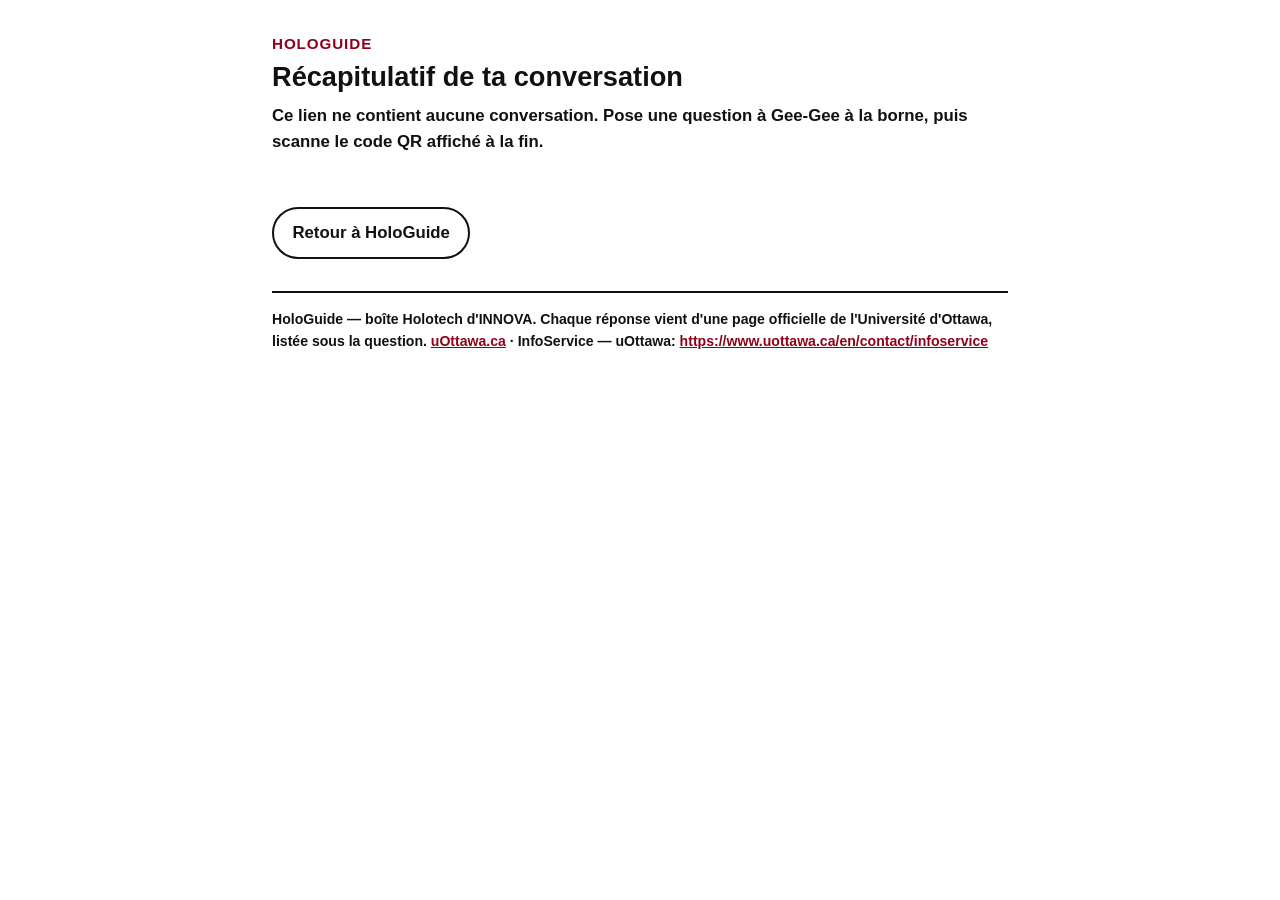
<file: recap.html>
<!doctype html>
<html lang="fr">
<head>
<meta charset="utf-8">
<meta name="viewport" content="width=device-width, initial-scale=1">
<meta name="robots" content="noindex">
<title>HoloGuide · Récapitulatif de ta conversation</title>
<link rel="icon" href="data:,">
<style>
  :root { --accent: #8f001a; --ink: #111; --soft: #f4f2ee; --line: #ddd8d0; --mute: #555; }
  * { box-sizing: border-box; }
  body {
    margin: 0; padding: 2rem 1.2rem 3rem; background: #fff; color: var(--ink);
    font: 1.05rem/1.55 -apple-system, "Segoe UI", Roboto, "Helvetica Neue", Arial, sans-serif; font-weight: 500;
  }
  .doc { max-width: 46rem; margin: 0 auto; }
  .mark { margin: 0; font-weight: 800; font-size: .95rem; letter-spacing: .06em; text-transform: uppercase; color: var(--accent); }
  h1 { margin: .35rem 0 .6rem; font-size: 1.7rem; line-height: 1.2; font-weight: 800; }
  .lead { margin: 0 0 .3rem; font-size: 1.05rem; font-weight: 600; }
  .meta { margin: 0 0 1.6rem; font-size: .9rem; font-weight: 600; color: var(--mute); }
  ol { list-style: none; margin: 0; padding: 0; display: grid; gap: 1rem; }
  ol > li { background: var(--soft); border-radius: 14px; padding: 1rem 1.1rem; }
  .q { margin: 0 0 .5rem; font-size: 1.05rem; font-weight: 800; }
  .a { margin: 0 0 .7rem; }
  .src-label { margin: .2rem 0 .35rem; font-size: .78rem; font-weight: 800; letter-spacing: .04em; text-transform: uppercase; color: var(--accent); }
  .src { list-style: none; margin: 0; padding: 0; display: grid; gap: .2rem; }
  .src a { color: var(--accent); font-weight: 700; text-decoration: underline; text-underline-offset: 2px; word-break: break-word; }
  .bar { display: flex; flex-wrap: wrap; gap: .6rem; margin-top: 1.6rem; }
  .btn {
    appearance: none; border: 2px solid var(--ink); background: #fff; color: var(--ink); font: inherit; font-weight: 800;
    padding: .7rem 1.15rem; border-radius: 999px; text-decoration: none; cursor: pointer;
  }
  .btn.solid { background: var(--accent); border-color: var(--accent); color: #fff; }
  .foot { margin-top: 2rem; padding-top: 1rem; border-top: 2px solid var(--ink); font-size: .88rem; font-weight: 600; }
  .foot a { color: var(--accent); font-weight: 700; word-break: break-word; }
  @media print {
    body { padding: 0; font-size: 11pt; }
    .bar { display: none; }
    ol > li { background: #fff; border: 1px solid var(--line); break-inside: avoid; }
    .src a { color: var(--ink); }
  }
</style>
</head>
<!-- Document remis par le code QR de fin de session : questions, réponses et pages officielles source. -->
<body>
<main class="doc">
  <p class="mark">HoloGuide</p>
  <h1 id="recapTitle">Récapitulatif de ta conversation</h1>
  <p class="lead" id="recapLead"></p>
  <p class="meta" id="recapMeta"></p>
  <ol id="recap"></ol>
  <div class="bar">
    <button class="btn solid" id="printBtn" type="button">Imprimer ou enregistrer en PDF</button>
    <a class="btn" id="backLink" href="index.html">Retour à HoloGuide</a>
  </div>
  <footer class="foot" id="recapFoot"></footer>
</main>
<script type="module" src="js/recap.js"></script>
</body>
</html>
</file>
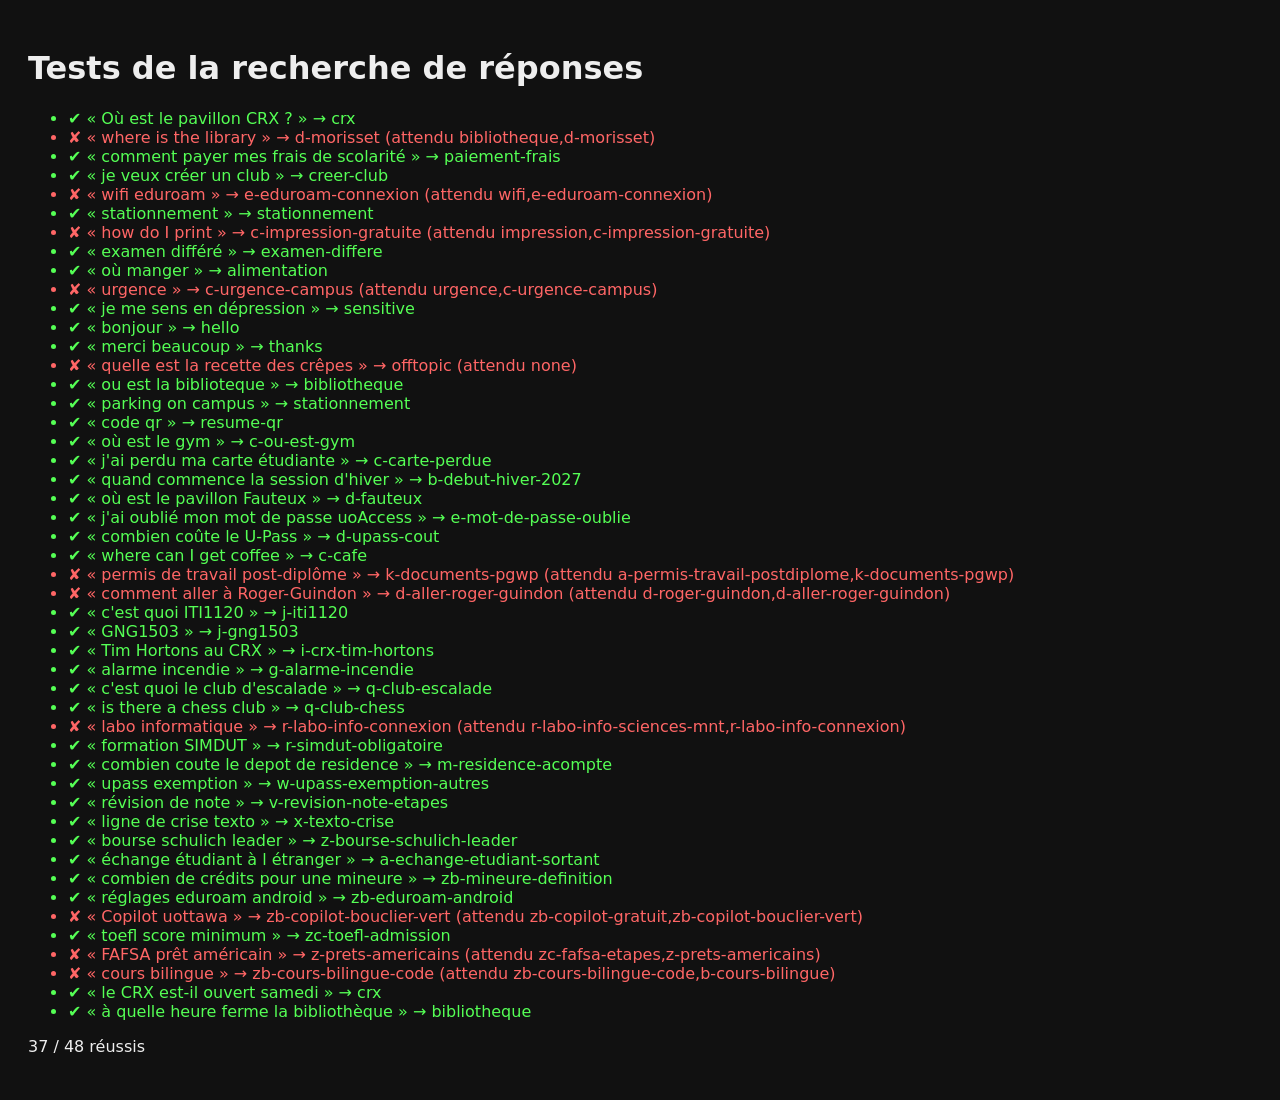
<file: tests.html>
<!doctype html>
<html lang="fr"><head><meta charset="utf-8"><title>Tests HoloGuide</title>
<style>body{font-family:system-ui;background:#111;color:#eee;padding:20px}.ok{color:#5f5}.ko{color:#f66}</style></head>
<body><h1>Tests de la recherche de réponses</h1><ul id="out"></ul><p id="sum"></p>
<script type="module">
import { findAnswer } from './js/search.js';
import { CASES } from './tests/cases.js';
let ok = 0;
for (const [q, want] of CASES) {
  const r = findAnswer(q), got = r.type === 'answer' ? r.entry.id : r.type, pass = got === want; if (pass) ok++;
  document.getElementById('out').insertAdjacentHTML('beforeend', `<li class="${pass ? 'ok' : 'ko'}">${pass ? '✔' : '✘'} « ${q} » → ${got}${pass ? '' : ` (attendu ${want})`}</li>`);
}
document.getElementById('sum').textContent = `${ok} / ${CASES.length} réussis`;
document.title = `${ok}/${CASES.length}`;
</script></body></html>
</file>
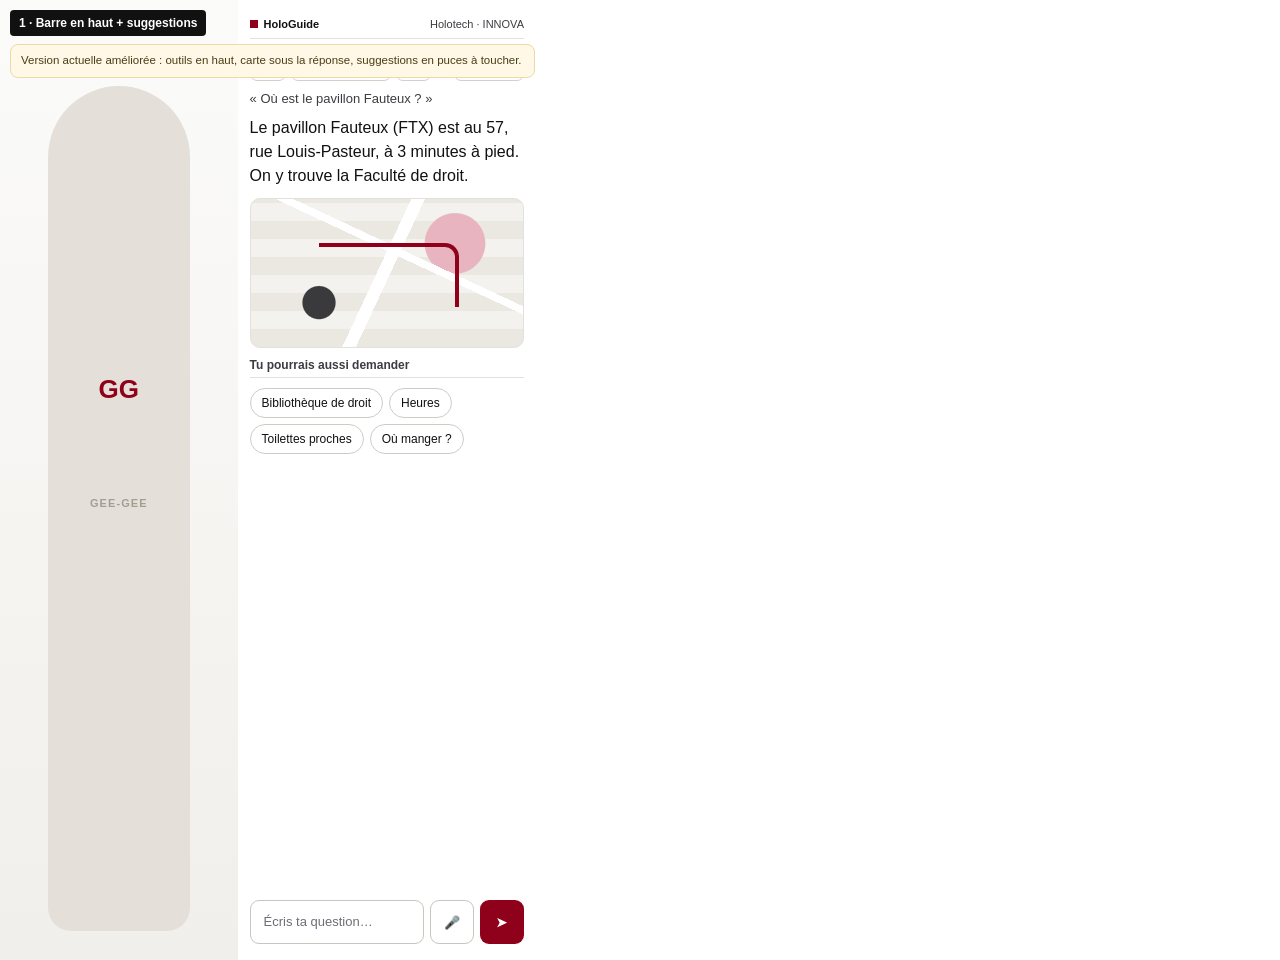
<file: maquettes/arrangements.html>
<!doctype html>
<html lang="fr">
<head>
<meta charset="utf-8">
<meta name="viewport" content="width=540">
<title>Arrangements HoloGuide</title>
<style>
  * { box-sizing: border-box; margin: 0; padding: 0; }
  html, body { width: 540px; height: 960px; overflow: hidden; background: #fff; color: #111113; font-family: "Segoe UI", -apple-system, "Helvetica Neue", Arial, sans-serif; }
  .box { display: grid; grid-template-columns: 44% 56%; height: 100%; position: relative; }
  .gg { position: relative; background: linear-gradient(#fbfbfa, #f1efeb); overflow: hidden; }
  .gg i { position: absolute; left: 20%; right: 20%; top: 9%; bottom: 3%; border-radius: 110px 110px 36px 36px; background: #e4e0d9; }
  .gg i::before { content: "GG"; position: absolute; top: 34%; left: 0; right: 0; text-align: center; font: 800 26px Arial; color: #8f001a; }
  .gg em { position: absolute; left: 0; right: 0; bottom: 47%; text-align: center; font: 600 11px Arial; color: #a49d92; letter-spacing: .1em; font-style: normal; }
  .p { padding: 18px 16px 16px 12px; display: flex; flex-direction: column; min-height: 0; gap: 10px; position: relative; }
  .mast { display: flex; justify-content: space-between; align-items: baseline; font-size: 11px; color: #3c3c41; padding-bottom: 8px; border-bottom: 1px solid #e3e1dd; }
  .mast b { color: #111; } .mast b::before { content: ""; display: inline-block; width: 8px; height: 8px; background: #8f001a; margin-right: 6px; }
  .tb { display: flex; gap: 5px; align-items: center; }
  .t { height: 32px; min-width: 32px; padding: 0 9px; border: 1px solid #d3d0ca; border-radius: 7px; display: inline-flex; align-items: center; justify-content: center; gap: 5px; font-size: 12px; font-weight: 600; background: #fff; }
  .t.on { background: #8f001a; color: #fff; border-color: #8f001a; }
  .grow { flex: 1; }
  .q { font-size: 13px; color: #3c3c41; }
  .a { font-size: 16px; line-height: 1.5; font-weight: 500; }
  .a.sm { font-size: 14px; }
  .h { font-size: 12px; font-weight: 700; color: #3c3c41; padding-bottom: 5px; border-bottom: 1px solid #e3e1dd; }
  .li { display: flex; justify-content: space-between; padding: 9px 0; border-bottom: 1px solid #ece9e4; font-size: 13px; }
  .li::after { content: "›"; color: #6e6e74; }
  .chips { display: flex; flex-wrap: wrap; gap: 6px; } .chip { padding: 7px 11px; border: 1px solid #cfccc6; border-radius: 99px; font-size: 12px; background: #fff; }
  .ask { display: flex; gap: 6px; } .in { flex: 1; height: 44px; border: 1px solid #c9c5bf; border-radius: 9px; padding: 13px; font-size: 13px; color: #6e6e74; background: #fff; }
  .btn { height: 44px; min-width: 44px; border-radius: 9px; background: #8f001a; color: #fff; display: grid; place-items: center; font-size: 13px; font-weight: 700; padding: 0 12px; }
  .btn.dark { background: #1d1d1f; } .btn.ghost { background: #fff; color: #111; border: 1px solid #c9c5bf; }
  .map { border-radius: 10px; border: 1px solid #e3e1dd; background:
    linear-gradient(115deg, transparent 47%, #fff 47% 51%, transparent 51%), linear-gradient(25deg, transparent 58%, #fff 58% 61%, transparent 61%),
    radial-gradient(circle at 75% 30%, #e8b4bf 0 13%, transparent 13.5%), radial-gradient(circle at 25% 70%, #3a3a3c 0 7%, transparent 7.5%),
    repeating-linear-gradient(0deg, #ebe7e1 0 18px, #f4f2ee 18px 36px); position: relative; }
  .map::after { content: ""; position: absolute; left: 25%; top: 30%; width: 50%; height: 40%; border-top: 4px solid #8f001a; border-right: 4px solid #8f001a; border-radius: 0 14px 0 0; }
  .step { display: flex; gap: 8px; align-items: flex-start; font-size: 13px; line-height: 1.35; padding: 7px 0; border-bottom: 1px solid #ece9e4; }
  .n { flex: none; width: 20px; height: 20px; border-radius: 50%; background: #8f001a; color: #fff; font-size: 11px; font-weight: 700; display: grid; place-items: center; }
  .qr { width: 74px; height: 74px; background: repeating-conic-gradient(#111 0 25%, #fff 0 50%) 0 0 / 12px 12px; border: 6px solid #fff; outline: 1px solid #ddd; }
  .note { position: absolute; left: 10px; top: 44px; width: 41%; z-index: 9; background: #fff8e6; border: 1px solid #ecd9a6; border-radius: 8px; padding: 8px 10px; font-size: 11.5px; line-height: 1.35; color: #4a3d16; }
  .tag { position: absolute; left: 10px; top: 10px; z-index: 9; font: 700 12px Arial; color: #fff; background: #111; padding: 6px 9px; border-radius: 4px; }
  .card { border: 1px solid #e3e1dd; border-radius: 12px; padding: 12px; background: #fff; }
  .muted { color: #5e5e64; font-size: 12px; }
  .key { display: grid; grid-template-columns: repeat(10, 1fr); gap: 4px; } .key span { height: 34px; border-radius: 6px; background: #efede9; display: grid; place-items: center; font-size: 13px; font-weight: 600; }
</style>
</head>
<body>
<script>
const MAST = '<div class="mast"><b>HoloGuide</b><span>Holotech · INNOVA</span></div>';
const Q = '<p class="q">« Où est le pavillon Fauteux ? »</p>';
const A = '<p class="a">Le pavillon Fauteux (FTX) est au 57, rue Louis-Pasteur, à 3 minutes à pied. On y trouve la Faculté de droit.</p>';
const ASK = (extra = '') => `<div class="ask"><div class="in">Écris ta question…</div><div class="btn ghost">🎤</div><div class="btn">➤</div>${extra}</div>`;
const STEPS = '<div class="step"><span class="n">1</span>Sors du CRX et prends la privée Louis-Pasteur vers le nord-ouest (200 m).</div><div class="step"><span class="n">2</span>Le pavillon Fauteux est à ta droite.</div>';
const REL = '<p class="h">Questions liées</p><div class="li">Bibliothèque de droit</div><div class="li">Heures de la Faculté de droit</div>';
const TB = '<div class="tb"><span class="t">EN</span><span class="t">⚙ Paramètres</span><span class="t">🕘</span><span class="grow"></span><span class="t">Terminer</span></div>';
const GG = (txt = 'GEE-GEE') => `<div class="gg"><i></i><em>${txt}</em></div>`;
const page = (right, note, left = GG()) => `<div class="box">${left}<div class="p">${right}</div></div><div class="note">${note}</div>`;

const V = {
1: ['Barre en haut + suggestions', page(`${MAST}${TB}${Q}${A}<div class="map" style="height:150px"></div><p class="h">Tu pourrais aussi demander</p><div class="chips"><span class="chip">Bibliothèque de droit</span><span class="chip">Heures</span><span class="chip">Toilettes proches</span><span class="chip">Où manger ?</span></div><div class="grow"></div>${ASK()}`,
  'Version actuelle améliorée : outils en haut, carte sous la réponse, suggestions en puces à toucher.')],
2: ['Outils en bas, près de la main', page(`${MAST}${Q}${A}<div class="map" style="height:170px"></div>${STEPS}<div class="grow"></div><div class="btn" style="height:58px;font-size:16px">🎤 Touche et parle</div><div class="tb"><span class="t">EN</span><span class="t">⚙</span><span class="t">🕘</span><span class="t">⌨ Écrire</span><span class="grow"></span><span class="t">Terminer</span></div>`,
  'Tous les boutons en bas : plus faciles à atteindre pour une personne en fauteuil ou un enfant. Gros bouton « Parler ».')],
3: ['Rail d\'icônes à droite', `<div class="box">${GG()}<div class="p" style="padding-right:64px">${MAST}${Q}${A}<div class="map" style="height:160px"></div>${STEPS}${REL}<div class="grow"></div>${ASK()}</div>
  <div style="position:absolute;right:8px;top:60px;display:flex;flex-direction:column;gap:8px">${['EN','⚙','🕘','🗺','❓','📱','✕'].map((x,i)=>`<span class="t${i===3?' on':''}" style="width:44px;height:44px">${x}</span>`).join('')}</div></div>
  <div class="note">Une colonne d'icônes fixe à droite (langue, paramètres, historique, carte, aide, QR, terminer). Le texte garde toute la largeur.</div>`],
4: ['Onglets Réponse / Carte / Liens', page(`${MAST}<div class="tb"><span class="t on">Réponse</span><span class="t">Carte</span><span class="t">Liens</span><span class="t">Historique</span><span class="grow"></span><span class="t">⚙</span></div>${Q}<p class="a">Le pavillon Fauteux (FTX) est au 57, rue Louis-Pasteur, à 3 minutes à pied. On y trouve la Faculté de droit et la bibliothèque Brian-Dickson, ouverte jusqu'à 22 h.</p>${REL}<div class="grow"></div>${ASK()}`,
  'Onglets en haut : la réponse, la carte, les pages officielles et l\'historique sont séparés. Écran moins chargé.')],
5: ['Conversation en bulles', page(`${MAST}${TB}<div style="align-self:flex-end;background:#8f001a;color:#fff;padding:9px 12px;border-radius:14px 14px 4px 14px;font-size:13px">Où est le pavillon Fauteux ?</div><div style="background:#f3f1ed;padding:10px 12px;border-radius:14px 14px 14px 4px;font-size:14px;line-height:1.45">Le pavillon Fauteux est au 57, rue Louis-Pasteur, à 3 minutes à pied.<div class="map" style="height:110px;margin-top:8px"></div></div><div style="align-self:flex-end;background:#8f001a;color:#fff;padding:9px 12px;border-radius:14px 14px 4px 14px;font-size:13px">Et la bibliothèque de droit ?</div><div style="background:#f3f1ed;padding:10px 12px;border-radius:14px 14px 14px 4px;font-size:14px">Elle est dans le même pavillon, au 2e étage.</div><div class="grow"></div>${ASK()}`,
  'Style messagerie : on voit toute la conversation qui défile, comme un texto avec Gee-Gee.')],
6: ['Carte d\'abord (orientation)', page(`${MAST}${TB}<div class="map" style="height:300px"></div><p class="a">Pavillon Fauteux · 220 m · 3 min</p>${STEPS}<div class="grow"></div>${ASK()}`,
  'Pour les questions « où est… », la grande carte passe en premier, le texte est réduit au minimum.')],
7: ['Gros micro central', page(`${MAST}${TB}${Q}<p class="a sm">Le pavillon Fauteux (FTX) est au 57, rue Louis-Pasteur, à 3 minutes à pied.</p><div class="grow"></div><div style="display:grid;place-items:center;gap:10px"><div style="width:130px;height:130px;border-radius:50%;background:#8f001a;color:#fff;display:grid;place-items:center;font-size:44px;box-shadow:0 0 0 14px rgba(143,0,26,.1)">🎤</div><b>Touche et parle à Gee-Gee</b><span class="muted">ou <u>écris ta question</u></span></div><div class="grow"></div>`,
  'La voix d\'abord : un énorme bouton micro au centre, le clavier est secondaire.')],
8: ['Recherche avec suggestions', page(`${MAST}${TB}<div class="in" style="height:50px;font-size:15px;color:#111;border-color:#8f001a">pavillon fa|</div><div class="card" style="padding:4px 12px"><div class="li">Où est le pavillon <b>Fa</b>uteux ?</div><div class="li">Bibliothèque de droit (pavillon <b>Fa</b>uteux)</div><div class="li"><b>Fa</b>culté des arts : où est-elle ?</div></div><p class="muted">Les suggestions apparaissent pendant que tu écris.</p><div class="grow"></div><div class="map" style="height:160px"></div>`,
  'Pendant qu\'on écrit, les questions de la base apparaissent : on touche la bonne au lieu de tout taper.')],
9: ['Sujets en haut + fil d\'Ariane', page(`${MAST}<div class="chips" style="flex-wrap:nowrap;overflow:hidden"><span class="chip" style="background:#8f001a;color:#fff;border-color:#8f001a">Pavillons</span><span class="chip">Cours</span><span class="chip">Examens</span><span class="chip">Services</span><span class="chip">Santé</span></div><p class="muted">Accueil › Pavillons › Fauteux</p>${A}<div class="map" style="height:140px"></div>${REL}<div class="grow"></div>${ASK()}`,
  'Une rangée de sujets toujours visible en haut et un fil d\'Ariane pour savoir où on est et revenir en arrière.')],
10: ['Réponse courte + « En savoir plus »', page(`${MAST}${TB}${Q}<div class="card"><p class="a">Au 57, rue Louis-Pasteur. 3 min à pied.</p></div><div class="card" style="display:flex;justify-content:space-between"><b style="font-size:13px">🗺 Itinéraire</b><span>▾</span></div><div class="card" style="display:flex;justify-content:space-between"><b style="font-size:13px">🕘 Heures d\'ouverture</b><span>▾</span></div><div class="card" style="display:flex;justify-content:space-between"><b style="font-size:13px">🔗 Pages officielles</b><span>▾</span></div><div class="grow"></div>${ASK()}`,
  'Une réponse en une phrase, puis des sections repliées qu\'on ouvre seulement si on veut plus de détails.')],
11: ['Mode étapes avec progression', page(`${MAST}${TB}<p class="a">Aller au pavillon Fauteux</p><div style="display:flex;gap:4px">${[1,1,0].map(x=>`<span style="flex:1;height:6px;border-radius:3px;background:${x?'#8f001a':'#e3e1dd'}"></span>`).join('')}</div><div class="card"><span class="n" style="width:28px;height:28px;font-size:14px">2</span><p class="a" style="margin-top:8px">À la hauteur du pavillon Fauteux, prends le sentier à gauche.</p><div class="map" style="height:150px;margin-top:10px"></div></div><div class="tb"><span class="t">‹ Précédente</span><span class="grow"></span><span class="t on">Suivante ›</span></div><div class="grow"></div>${ASK()}`,
  'Les directions une étape à la fois, avec une barre de progression et des boutons Précédente / Suivante.')],
12: ['QR toujours visible', page(`${MAST}${TB}${Q}${A}<div class="map" style="height:150px"></div>${REL}<div class="grow"></div><div class="card" style="display:flex;gap:12px;align-items:center"><div class="qr"></div><div><b style="font-size:13px">Emporte ta réponse</b><p class="muted">Scanne pour garder l\'itinéraire sur ton téléphone.</p></div></div>${ASK()}`,
  'Un code QR permanent en bas : on repart avec la réponse et la carte sans attendre la fin de la session.')],
13: ['Barre d\'accessibilité visible', page(`${MAST}<div class="tb" style="background:#f3f1ed;border-radius:10px;padding:6px"><span class="t">A−</span><span class="t">A+</span><span class="t">◐ Contraste</span><span class="t on">🔊 Voix</span><span class="t">EN</span></div>${Q}${A}<div class="map" style="height:140px"></div>${STEPS}<div class="grow"></div>${ASK()}`,
  'Les réglages les plus utiles restent visibles dans une barre grise (au lieu d\'être cachés dans Paramètres).')],
14: ['Bouton Aide / urgence fixe', page(`${MAST}<div class="tb"><span class="t">EN</span><span class="t">⚙</span><span class="grow"></span><span class="t" style="background:#fff3f3;border-color:#d9a1a8;color:#8f001a">☎ Aide</span><span class="t" style="background:#8f001a;color:#fff;border-color:#8f001a">911</span></div>${Q}${A}<div class="map" style="height:150px"></div>${REL}<div class="grow"></div>${ASK()}`,
  'Toujours visibles : un bouton « Aide » (InfoService, Protection) et un bouton urgence 911.')],
15: ['Minuteur de session', page(`${MAST}<div class="tb"><span class="t">EN</span><span class="t">⚙</span><span class="grow"></span><span class="muted">Session 1:42 / 3:00</span><span class="t">↺ Recommencer</span></div><div style="height:5px;border-radius:3px;background:linear-gradient(90deg,#8f001a 57%,#e3e1dd 57%)"></div>${Q}${A}<div class="map" style="height:150px"></div>${REL}<div class="grow"></div>${ASK()}`,
  'Une petite barre montre le temps de la session (3 min recommandées) et un bouton pour tout recommencer.')],
16: ['Grandes tuiles de questions', page(`${MAST}${TB}<p class="a">Salut ! Que cherches-tu ?</p><div style="display:grid;grid-template-columns:1fr 1fr;gap:8px">${['🏛 Trouver un pavillon','📚 Bibliothèques','🍔 Où manger','🧾 Mon dossier','🚌 Transport','🎓 Programmes'].map(x=>`<div class="card" style="height:92px;display:flex;align-items:flex-end;font-weight:700;font-size:13px">${x}</div>`).join('')}</div><div class="grow"></div>${ASK()}`,
  'L\'accueil propose 6 grandes tuiles des besoins les plus fréquents, idéal pour un visiteur pressé.')],
17: ['Bilingue côte à côte', page(`${MAST}<div class="tb"><span class="t">⚙</span><span class="t">🕘</span><span class="grow"></span><span class="t">Terminer</span></div>${Q}<div style="display:grid;grid-template-columns:1fr 1fr;gap:10px"><div><p class="muted">FRANÇAIS</p><p class="a sm">Le pavillon Fauteux est au 57, rue Louis-Pasteur, à 3 minutes à pied.</p></div><div style="border-left:1px solid #e3e1dd;padding-left:10px"><p class="muted">ENGLISH</p><p class="a sm">Fauteux Hall is at 57 Louis-Pasteur Private, a 3-minute walk.</p></div></div><div class="map" style="height:170px"></div><div class="grow"></div>${ASK()}`,
  'La réponse en français ET en anglais en même temps : pas besoin de choisir la langue.')],
18: ['Sous-titres sous Gee-Gee', `<div class="box">${GG()}<div class="p">${MAST}${TB}<div class="map" style="height:240px"></div>${STEPS}${REL}<div class="grow"></div>${ASK()}</div>
  <div style="position:absolute;left:8px;width:42%;bottom:70px;background:rgba(17,17,19,.85);color:#fff;border-radius:10px;padding:10px;font-size:14px;line-height:1.4">Le pavillon Fauteux est au 57, rue <b style="color:#ffb3c0">Louis-Pasteur</b>…</div></div>
  <div class="note">Ce que Gee-Gee dit s'affiche en sous-titres sous lui (comme à la télé) ; le panneau de droite garde la carte et les infos.</div>`],
19: ['Clavier tactile intégré', page(`${MAST}${TB}${Q}<p class="a sm">Le pavillon Fauteux (FTX) est au 57, rue Louis-Pasteur, à 3 minutes à pied.</p><div class="map" style="height:120px"></div><div class="grow"></div><div class="in" style="color:#111">où est la bibli|</div><div class="key">${'azertyuiopqsdfghjklmwxcvbn'.split('').map(c=>`<span>${c}</span>`).join('')}<span style="grid-column:span 2">⌫</span><span style="grid-column:span 6">espace</span><span style="grid-column:span 2;background:#8f001a;color:#fff">OK</span></div>`,
  'Un clavier AZERTY dessiné à l\'écran, adapté au tactile de la boîte (pas besoin de clavier physique).')],
20: ['Mode simple (3 gros choix)', page(`${MAST}<div class="tb"><span class="t">EN</span><span class="grow"></span><span class="t">Mode complet</span></div><p class="a" style="font-size:22px;font-weight:700">Comment je peux t\'aider ?</p>${['🗺  Trouver un endroit','❓  Poser une question','☎  Parler à quelqu\'un'].map(x=>`<div class="btn" style="height:86px;font-size:18px;justify-content:start;display:flex;align-items:center;padding:0 18px;border-radius:14px">${x}</div>`).join('')}<div class="grow"></div><p class="muted" style="text-align:center">Touche un bouton ou parle-moi</p>`,
  'Un écran très simple avec 3 énormes boutons pour ceux qui ne veulent pas lire beaucoup. On peut passer au mode complet.')]
};
const n = Number(new URLSearchParams(location.search).get('v')) || 1;
document.body.innerHTML = V[n][1] + `<div class="tag">${n} · ${V[n][0]}</div>`;
</script>
</body>
</html>
</file>
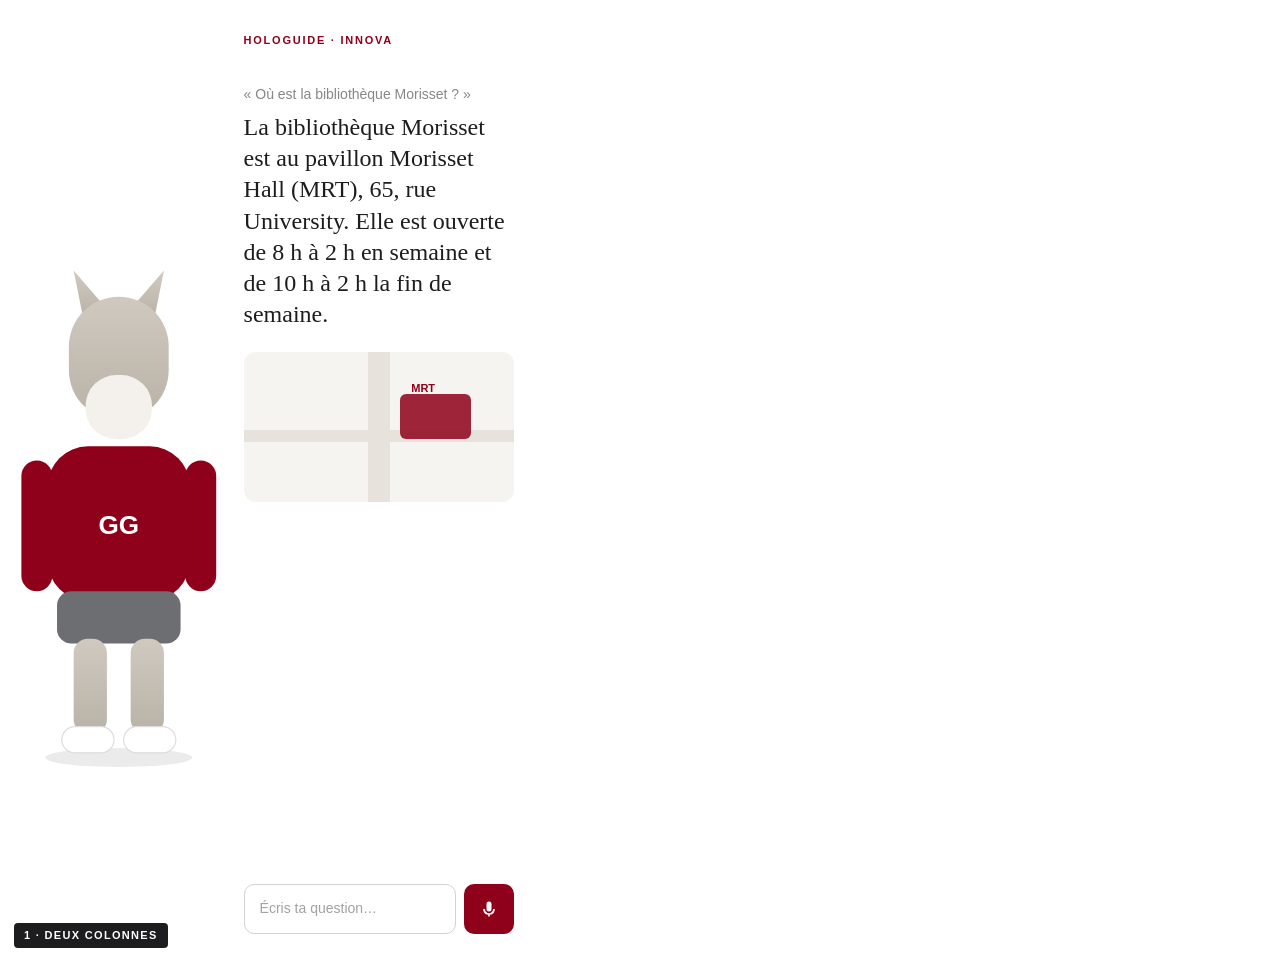
<file: maquettes/maquette.html>
<!doctype html>
<html lang="fr">
<head>
<meta charset="utf-8">
<meta name="viewport" content="width=540">
<title>Maquettes HoloGuide</title>
<style>
  * { box-sizing: border-box; margin: 0; padding: 0; }
  html, body { width: 540px; height: 960px; overflow: hidden; background: #fff; }
  body { font-family: "Avenir Next", "Segoe UI", "Helvetica Neue", Arial, sans-serif; color: #1d1d1f; position: relative; }
  .serif { font-family: "Iowan Old Style", Palatino, Georgia, serif; }
  .tag { position: absolute; left: 14px; bottom: 12px; z-index: 50; font: 600 11px/1 "Avenir Next", Arial; letter-spacing: .12em; text-transform: uppercase; color: #fff; background: #1d1d1f; padding: 7px 10px; border-radius: 4px; }
  .av { display: block; }
  svg.i { width: 1em; height: 1em; }
  button { font: inherit; border: 0; background: none; color: inherit; }
</style>
</head>
<body>
<script>
const G = '#8f001a', GR = '#6d6e71';
const Q = 'Où est la bibliothèque Morisset ?';
const A = 'La bibliothèque Morisset est au pavillon Morisset Hall (MRT), 65, rue University. Elle est ouverte de 8 h à 2 h en semaine et de 10 h à 2 h la fin de semaine.';
const TOP = ['Bibliothèques', 'Pavillons', 'Cours', 'Examens', 'Transport', 'Services', 'Santé', 'Informatique'];
const ICONS = ['01','02','03','04','05','06','07','08'];
// Emplacement de l'avatar (le nouvel avatar sera choisi à part)
const av = (h, tint = '#cfc9bf', label = true) => `
<svg class="av" viewBox="0 0 200 420" style="height:${h}px">
  <defs><linearGradient id="g${h}" x1="0" x2="0" y1="0" y2="1"><stop offset="0" stop-color="${tint}"/><stop offset="1" stop-color="#b9b2a7"/></linearGradient></defs>
  <ellipse cx="100" cy="410" rx="62" ry="8" fill="#000" opacity=".08"/>
  <path d="M70 40 L62 0 L88 30 Z M130 40 L138 0 L112 30 Z" fill="url(#g${h})"/>
  <rect x="58" y="22" width="84" height="104" rx="42" fill="url(#g${h})"/>
  <rect x="72" y="88" width="56" height="54" rx="26" fill="#f4f1ec"/>
  <rect x="40" y="148" width="120" height="130" rx="34" fill="${G}"/>
  <rect x="18" y="160" width="26" height="110" rx="13" fill="${G}"/><rect x="156" y="160" width="26" height="110" rx="13" fill="${G}"/>
  <rect x="48" y="270" width="104" height="44" rx="12" fill="${GR}"/>
  <rect x="62" y="310" width="28" height="80" rx="12" fill="url(#g${h})"/><rect x="110" y="310" width="28" height="80" rx="12" fill="url(#g${h})"/>
  <rect x="52" y="384" width="44" height="22" rx="11" fill="#fff" stroke="#ddd"/><rect x="104" y="384" width="44" height="22" rx="11" fill="#fff" stroke="#ddd"/>
  ${label ? `<text x="100" y="222" text-anchor="middle" font-family="Arial" font-weight="700" font-size="22" fill="#fff">GG</text>` : ''}
</svg>`;
const mic = `<svg class="i" viewBox="0 0 24 24"><path fill="currentColor" d="M12 15a3 3 0 0 0 3-3V6a3 3 0 1 0-6 0v6a3 3 0 0 0 3 3Zm5-3a5 5 0 0 1-10 0H5a7 7 0 0 0 6 6.92V21h2v-2.08A7 7 0 0 0 19 12h-2Z"/></svg>`;
const send = `<svg class="i" viewBox="0 0 24 24"><path fill="currentColor" d="M3.4 20.4 21 12 3.4 3.6 3.3 10l12.6 2-12.6 2z"/></svg>`;
const map = (h) => `<div style="height:${h}px;border-radius:12px;background:
  linear-gradient(90deg,transparent 46%,#e7e3dc 46% 54%,transparent 54%),linear-gradient(0deg,transparent 40%,#e7e3dc 40% 48%,transparent 48%),#f6f4f0;position:relative;overflow:hidden">
  <div style="position:absolute;left:58%;top:28%;width:26%;height:30%;background:${G};opacity:.85;border-radius:6px"></div>
  <div style="position:absolute;left:62%;top:20%;font:600 11px Arial;color:${G}">MRT</div></div>`;

const V = {
// 1. Deux colonnes : avatar à gauche, panneau de réponse à droite
1: ['Deux colonnes', `
<div style="display:grid;grid-template-columns:44% 56%;height:100%">
  <div style="display:flex;align-items:flex-end;justify-content:center;padding-bottom:30px">${av(820)}</div>
  <div style="padding:34px 26px 26px 6px;display:flex;flex-direction:column">
    <div style="font:600 11px Arial;letter-spacing:.16em;color:${G}">HOLOGUIDE · INNOVA</div>
    <p style="margin-top:40px;color:#86868b;font-size:14px">« ${Q} »</p>
    <p class="serif" style="font-size:24px;line-height:1.3;margin-top:10px">${A}</p>
    <div style="margin-top:22px">${map(150)}</div>
    <div style="flex:1"></div>
    <div style="display:flex;gap:8px"><div style="flex:1;height:50px;border:1px solid #d2d2d7;border-radius:10px;padding:15px;color:#a1a1a6;font-size:14px">Écris ta question…</div>
    <div style="width:50px;height:50px;border-radius:10px;background:${G};color:#fff;display:grid;place-items:center;font-size:20px">${mic}</div></div>
  </div></div>`],

// 2. Empilé : avatar en haut, carte de réponse en bas
2: ['Avatar en haut, carte en bas', `
<div style="height:100%;background:linear-gradient(#f5f5f7,#fff 55%)">
  <div style="display:flex;justify-content:center;padding-top:26px">${av(430)}</div>
  <div style="position:absolute;left:18px;right:18px;bottom:18px;background:#fff;border-radius:24px;box-shadow:0 20px 60px rgba(0,0,0,.12);padding:24px">
    <p style="font-size:13px;color:#86868b">Tu as demandé</p><p style="font-weight:600;font-size:17px;margin-top:2px">${Q}</p>
    <p style="font-size:17px;line-height:1.5;margin-top:14px;color:#333">${A}</p>
    <div style="display:flex;gap:8px;margin-top:16px">${['Voir le plan','Heures','Site officiel'].map(x=>`<span style="padding:9px 14px;border-radius:99px;background:#f2f2f4;font-size:13px">${x}</span>`).join('')}</div>
    <div style="display:flex;gap:10px;margin-top:18px"><div style="flex:1;height:52px;border-radius:26px;background:#f2f2f4;padding:16px 20px;color:#a1a1a6;font-size:14px">Pose une autre question…</div>
    <div style="width:52px;height:52px;border-radius:50%;background:${G};color:#fff;display:grid;place-items:center;font-size:20px">${mic}</div></div>
  </div></div>`],

// 3. Messagerie : bulles de conversation, avatar en médaillon
3: ['Messagerie', `
<div style="height:100%;display:flex;flex-direction:column;background:#fff">
  <div style="display:flex;align-items:center;gap:12px;padding:22px 20px;border-bottom:1px solid #eee">
    <div style="width:54px;height:54px;border-radius:50%;background:#f2efe9;overflow:hidden;display:flex;justify-content:center">${av(130,'#cfc9bf',false)}</div>
    <div><div style="font-weight:700">Gee-Gee</div><div style="font-size:12px;color:#34c759">● En ligne · Guide du campus</div></div></div>
  <div style="flex:1;padding:20px;display:flex;flex-direction:column;gap:12px;background:#fafafa">
    <div style="align-self:flex-start;max-width:80%;background:#fff;border:1px solid #eee;padding:13px 16px;border-radius:18px 18px 18px 4px;font-size:15px">Salut ! Je suis Gee-Gee. Que cherches-tu ?</div>
    <div style="align-self:flex-end;max-width:80%;background:${G};color:#fff;padding:13px 16px;border-radius:18px 18px 4px 18px;font-size:15px">${Q}</div>
    <div style="align-self:flex-start;max-width:85%;background:#fff;border:1px solid #eee;padding:13px 16px;border-radius:18px 18px 18px 4px;font-size:15px;line-height:1.45">${A}<div style="margin-top:10px">${map(120)}</div></div>
    <div style="align-self:flex-start;display:flex;gap:6px">${['Heures d\'examen','Salles d\'étude','Imprimer'].map(x=>`<span style="padding:8px 12px;border:1px solid ${G};color:${G};border-radius:99px;font-size:12px">${x}</span>`).join('')}</div>
  </div>
  <div style="display:flex;gap:10px;padding:16px 18px;border-top:1px solid #eee"><div style="flex:1;height:50px;border-radius:25px;background:#f2f2f4;padding:15px 20px;color:#a1a1a6;font-size:14px">Message…</div>
  <div style="width:50px;height:50px;border-radius:50%;background:${G};color:#fff;display:grid;place-items:center;font-size:20px">${mic}</div></div></div>`],

// 4. Accueil en tuiles : grille de sujets
4: ['Grille de sujets', `
<div style="height:100%;padding:26px 22px;display:flex;flex-direction:column">
  <div style="display:flex;align-items:center;gap:14px">
    <div style="width:110px;display:flex;justify-content:center">${av(230)}</div>
    <div><p class="serif" style="font-size:30px;line-height:1.1">Bonjour !<br>Comment puis-je t'aider ?</p><p style="color:#86868b;font-size:13px;margin-top:8px">Touche un sujet ou parle-moi.</p></div></div>
  <div style="display:grid;grid-template-columns:1fr 1fr;gap:12px;margin-top:26px">
    ${TOP.map((t,i)=>`<div style="height:118px;border-radius:18px;background:${i===0?G:'#f5f5f7'};color:${i===0?'#fff':'#1d1d1f'};padding:18px;display:flex;flex-direction:column;justify-content:space-between"><span style="font-size:22px;font-weight:300;opacity:.6">${ICONS[i]}</span><span style="font-weight:600;font-size:16px">${t}</span></div>`).join('')}
  </div>
  <div style="flex:1"></div>
  <div style="height:64px;border-radius:32px;background:#1d1d1f;color:#fff;display:flex;align-items:center;justify-content:center;gap:10px;font-weight:600;font-size:17px"><span style="font-size:22px">${mic}</span> Touche pour parler</div>
</div>`],

// 5. Plein écran sous-titré : avatar géant, sous-titres karaoké
5: ['Avatar géant sous-titré', `
<div style="height:100%;display:flex;flex-direction:column;align-items:center">
  <div style="margin-top:14px">${av(640)}</div>
  <div style="position:absolute;left:0;right:0;bottom:120px;padding:0 30px;text-align:center">
    <p style="font-size:24px;line-height:1.35;font-weight:500"><span style="color:#1d1d1f">La bibliothèque Morisset est au pavillon</span> <span style="color:#1d1d1f;background:#ffe3e8;border-radius:4px;padding:0 3px">Morisset</span> <span style="color:#c7c7cc">Hall (MRT), 65, rue University.</span></p></div>
  <div style="position:absolute;bottom:30px;display:flex;gap:14px;align-items:center">
    <span style="padding:12px 18px;border-radius:99px;border:1px solid #d2d2d7;font-size:14px">Écrire</span>
    <div style="width:68px;height:68px;border-radius:50%;background:${G};color:#fff;display:grid;place-items:center;font-size:28px;box-shadow:0 0 0 10px rgba(143,0,26,.12)">${mic}</div>
    <span style="padding:12px 18px;border-radius:99px;border:1px solid #d2d2d7;font-size:14px">Sujets</span></div></div>`],

// 6. Identité uOttawa : bandeau grenat
6: ['Identité uOttawa', `
<div style="height:100%;display:flex;flex-direction:column">
  <div style="background:${G};color:#fff;padding:22px 24px;display:flex;justify-content:space-between;align-items:center">
    <div style="font-weight:800;font-size:20px;letter-spacing:.02em">uOttawa <span style="font-weight:400;opacity:.8">| HoloGuide</span></div><div style="font-size:13px;font-weight:600;border:1px solid rgba(255,255,255,.6);padding:6px 10px;border-radius:4px">EN</div></div>
  <div style="height:6px;background:${GR}"></div>
  <div style="display:grid;grid-template-columns:40% 60%;flex:1">
    <div style="display:flex;align-items:flex-end;justify-content:center;padding-bottom:20px;background:#f7f7f7">${av(560)}</div>
    <div style="padding:26px 22px">
      <p style="font-size:12px;font-weight:700;color:${G};letter-spacing:.1em">RÉPONSE OFFICIELLE</p>
      <p style="font-weight:700;font-size:21px;margin-top:8px">${Q}</p>
      <p style="font-size:16px;line-height:1.5;margin-top:12px;color:#333">${A}</p>
      <div style="margin-top:16px">${map(130)}</div>
      <p style="margin-top:14px;font-size:13px;color:${G};font-weight:600;text-decoration:underline">Source : bibliotheque.uottawa.ca</p>
    </div></div>
  <div style="display:flex;gap:0;border-top:1px solid #ddd">${['Accueil','Sujets','Historique','Terminer'].map((x,i)=>`<div style="flex:1;padding:22px 0;text-align:center;font-weight:600;font-size:14px;${i===3?`background:${G};color:#fff`:''}">${x}</div>`).join('')}</div></div>`],

// 7. Éditorial : très grande typographie
7: ['Éditorial', `
<div style="height:100%;padding:30px 28px;display:flex;flex-direction:column">
  <div style="display:flex;justify-content:space-between;font-size:11px;letter-spacing:.18em;border-bottom:2px solid #1d1d1f;padding-bottom:10px"><b>HOLOGUIDE</b><span>N° 042 · BIBLIOTHÈQUES</span></div>
  <div style="display:grid;grid-template-columns:1fr 150px;gap:14px;margin-top:26px">
    <p class="serif" style="font-size:52px;line-height:.98;letter-spacing:-.02em">Où est la biblio&shy;thèque Morisset&nbsp;?</p>
    <div style="display:flex;justify-content:center">${av(320)}</div></div>
  <p class="serif" style="font-size:21px;line-height:1.45;margin-top:22px;column-count:2;column-gap:22px">${A} Le comptoir de service ferme plus tôt. Les heures sont prolongées pendant les examens.</p>
  <div style="margin-top:20px">${map(140)}</div>
  <div style="flex:1"></div>
  <div style="display:flex;align-items:center;gap:12px;border-top:1px solid #1d1d1f;padding-top:14px"><span class="serif" style="font-size:20px;font-style:italic;flex:1;color:#86868b">Pose ta question…</span><span style="font-size:24px">${mic}</span></div></div>`],

// 8. Cartes : la réponse découpée en cartes
8: ['Cartes d\'information', `
<div style="height:100%;background:#f5f5f7;padding:24px 18px;display:flex;flex-direction:column">
  <div style="display:flex;align-items:flex-end;gap:12px"><div style="width:120px;display:flex;justify-content:center">${av(250)}</div>
  <div style="background:#fff;border-radius:18px;padding:14px 16px;font-size:15px;margin-bottom:60px;box-shadow:0 4px 14px rgba(0,0,0,.06)">Voici ce que j'ai trouvé sur la bibliothèque Morisset</div></div>
  <div style="display:grid;grid-template-columns:1fr 1fr;gap:12px;margin-top:14px">
    <div style="grid-column:1/3;background:#fff;border-radius:18px;padding:16px">${map(170)}<p style="font-weight:700;margin-top:10px">Morisset Hall (MRT)</p><p style="font-size:13px;color:#86868b">65, rue University</p></div>
    <div style="background:#fff;border-radius:18px;padding:16px"><p style="font-size:12px;color:#86868b">HEURES</p><p style="font-weight:700;font-size:20px;margin-top:6px">8 h – 2 h</p><p style="font-size:12px;color:#86868b">lundi au vendredi</p></div>
    <div style="background:#fff;border-radius:18px;padding:16px"><p style="font-size:12px;color:#86868b">TÉLÉPHONE</p><p style="font-weight:700;font-size:18px;margin-top:6px">613-562-5213</p><p style="font-size:12px;color:#86868b">comptoir de service</p></div>
    <div style="grid-column:1/3;background:${G};color:#fff;border-radius:18px;padding:16px;display:flex;justify-content:space-between;align-items:center"><span style="font-weight:600">Code QR : garder ces infos</span><span style="font-size:22px">▦</span></div>
  </div>
  <div style="flex:1"></div>
  <div style="display:flex;gap:10px"><div style="flex:1;height:54px;border-radius:27px;background:#fff;padding:17px 20px;color:#a1a1a6;font-size:14px">Autre question…</div><div style="width:54px;height:54px;border-radius:50%;background:#1d1d1f;color:#fff;display:grid;place-items:center;font-size:20px">${mic}</div></div></div>`],

// 9. Voix d'abord : gros micro, onde sonore
9: ['La voix d\'abord', `
<div style="height:100%;display:flex;flex-direction:column;align-items:center;padding:30px 26px">
  <div style="font-size:12px;letter-spacing:.16em;color:#86868b">GEE-GEE T'ÉCOUTE</div>
  <div style="margin-top:10px">${av(420)}</div>
  <p style="font-size:22px;font-weight:500;text-align:center;margin-top:18px;color:#1d1d1f">« ${Q} »</p>
  <div style="display:flex;gap:5px;align-items:center;height:70px;margin-top:22px">${Array.from({length:28},(_,i)=>`<span style="width:6px;border-radius:3px;background:${G};opacity:${.35+.65*Math.abs(Math.sin(i*.7))};height:${12+50*Math.abs(Math.sin(i*.55)*Math.cos(i*.21))}px"></span>`).join('')}</div>
  <div style="flex:1"></div>
  <div style="width:120px;height:120px;border-radius:50%;background:${G};color:#fff;display:grid;place-items:center;font-size:48px;box-shadow:0 0 0 16px rgba(143,0,26,.1),0 0 0 32px rgba(143,0,26,.05)">${mic}</div>
  <p style="margin-top:34px;font-size:14px;color:#86868b">Ou <u>écris ta question</u> · <u>vois les sujets</u> · <u>English</u></p></div>`],

// 10. Tableau de bord : barre de sujets à gauche
10: ['Barre latérale de sujets', `
<div style="height:100%;display:grid;grid-template-columns:140px 1fr">
  <div style="background:#1d1d1f;color:#fff;padding:24px 14px;display:flex;flex-direction:column;gap:4px">
    <div style="font-weight:800;font-size:15px;margin-bottom:18px">Holo<span style="color:#ff5c74">Guide</span></div>
    ${TOP.map((t,i)=>`<div style="padding:11px 10px;border-radius:10px;font-size:13px;${i===0?`background:${G}`:'opacity:.7'}"><span style="opacity:.5">${ICONS[i]}</span>&nbsp; ${t}</div>`).join('')}
    <div style="flex:1"></div><div style="padding:11px 10px;border:1px solid rgba(255,255,255,.3);border-radius:10px;font-size:13px;text-align:center">EN / FR</div></div>
  <div style="display:flex;flex-direction:column;padding:22px 20px">
    <div style="display:flex;justify-content:center">${av(380)}</div>
    <div style="border:1px solid #e5e5ea;border-radius:16px;padding:18px;margin-top:12px">
      <p style="font-weight:700;font-size:17px">${Q}</p><p style="font-size:15px;line-height:1.5;color:#333;margin-top:8px">${A}</p>
      <div style="margin-top:12px">${map(110)}</div></div>
    <div style="flex:1"></div>
    <div style="display:flex;gap:8px"><div style="flex:1;height:50px;border:1px solid #d2d2d7;border-radius:12px;padding:15px;color:#a1a1a6;font-size:14px">Écris ta question…</div>
    <div style="width:50px;height:50px;border-radius:12px;background:${G};color:#fff;display:grid;place-items:center;font-size:20px">${mic}</div></div></div></div>`]
};
const n = Number(new URLSearchParams(location.search).get('v')) || 1;
document.body.innerHTML = V[n][1] + `<div class="tag">${n} · ${V[n][0]}</div>`;
document.title = `Maquette ${n}`;
</script>
</body>
</html>
</file>
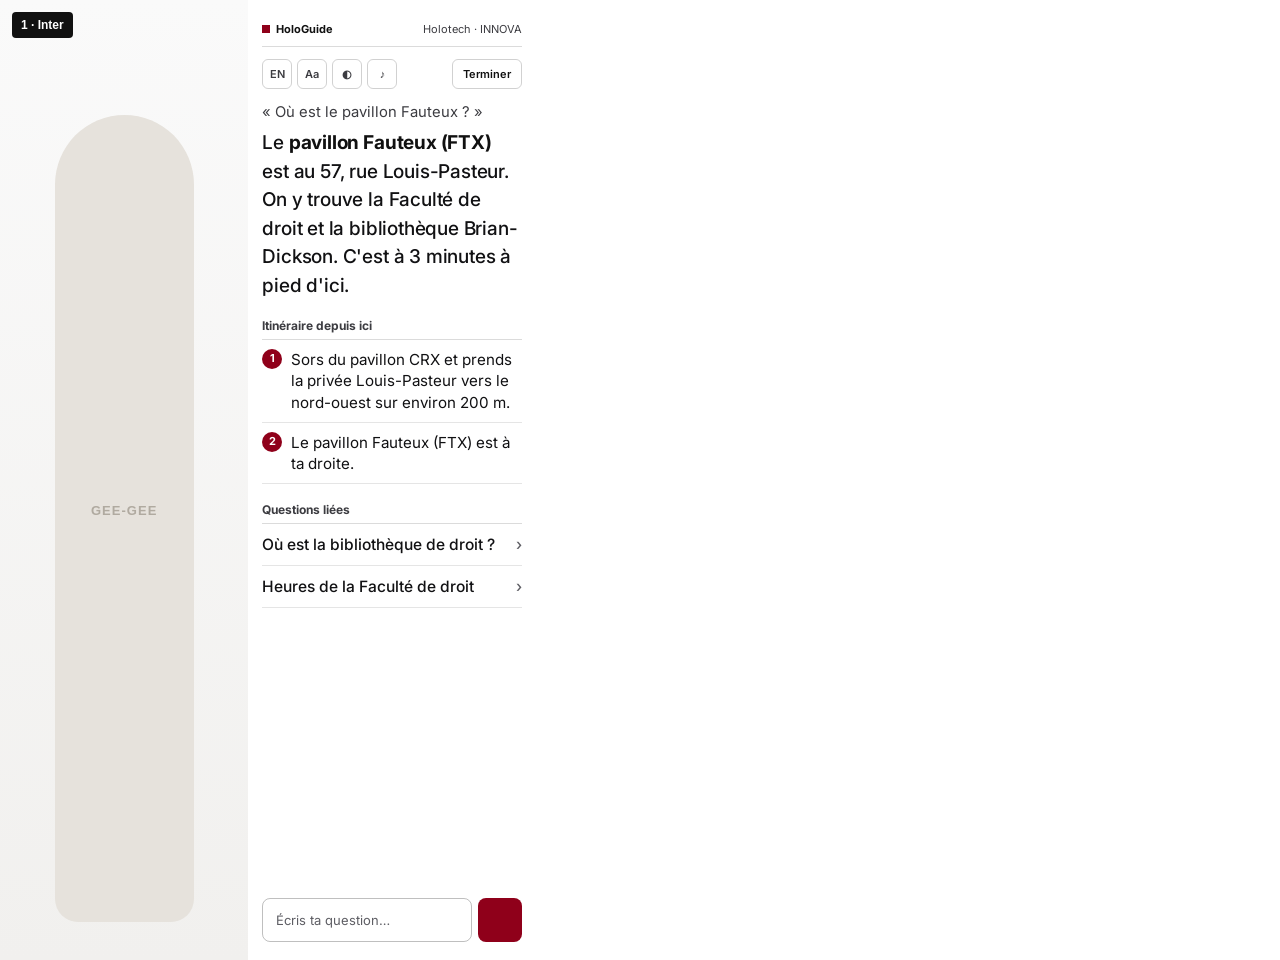
<file: maquettes/texte.html>
<!doctype html>
<html lang="fr">
<head>
<meta charset="utf-8">
<meta name="viewport" content="width=540">
<title>Styles de texte HoloGuide</title>
<link rel="preconnect" href="https://fonts.googleapis.com">
<link href="https://fonts.googleapis.com/css2?family=Inter:wght@400;500;600;700;800&family=Roboto:wght@400;500;700;900&family=Open+Sans:wght@400;600;700;800&family=Lato:wght@400;700;900&family=Montserrat:wght@400;500;600;700;800&family=Poppins:wght@400;500;600;700&family=Nunito:wght@400;600;700;800&family=Source+Sans+3:wght@400;600;700;800&family=Work+Sans:wght@400;500;600;700&family=DM+Sans:wght@400;500;700&family=Manrope:wght@400;500;600;700;800&family=IBM+Plex+Sans:wght@400;500;600;700&family=Rubik:wght@400;500;600;700&family=Outfit:wght@400;500;600;700&family=Figtree:wght@400;500;600;700;800&family=Lexend:wght@400;500;600;700&family=Atkinson+Hyperlegible:wght@400;700&family=Plus+Jakarta+Sans:wght@400;500;600;700;800&family=Public+Sans:wght@400;500;600;700;800&family=Noto+Sans:wght@400;500;600;700&display=block" rel="stylesheet">
<style>
  * { box-sizing: border-box; margin: 0; padding: 0; }
  html, body { width: 540px; height: 960px; overflow: hidden; background: #fff; color: #111113; }
  .box { display: grid; grid-template-columns: 46% 54%; height: 100%; }
  .gg { position: relative; background: linear-gradient(#fafafa, #f1f0ee); }
  .gg span { position: absolute; left: 50%; bottom: 46%; transform: translateX(-50%); font: 600 13px Arial; color: #b0aaa0; letter-spacing: .08em; }
  .gg i { position: absolute; left: 22%; right: 22%; top: 12%; bottom: 4%; border-radius: 120px 120px 40px 40px; background: #e6e2dc; }
  .panel { padding: 22px 18px 18px 14px; display: flex; flex-direction: column; font-family: var(--f); }
  .mast { display: flex; justify-content: space-between; align-items: baseline; padding-bottom: 10px; border-bottom: 1px solid rgba(0,0,0,.14); font-size: 11px; color: #3c3c41; }
  .mast b { color: #111; font-weight: var(--hw); } .mast b::before { content: ""; display: inline-block; width: 8px; height: 8px; background: #8f001a; margin-right: 6px; }
  .tools { display: flex; gap: 5px; margin: 12px 0 14px; } .tools span { width: 30px; height: 30px; border: 1px solid rgba(0,0,0,.18); border-radius: 6px; font-size: 11px; display: grid; place-items: center; font-weight: 600; color: #3c3c41; }
  .tools .end { width: auto; padding: 0 10px; margin-left: auto; color: #111; }
  .q { font-size: calc(var(--s) * .78); color: #3c3c41; margin-bottom: 8px; font-style: var(--qi); }
  .a { font-size: var(--s); line-height: var(--lh); font-weight: var(--w); letter-spacing: var(--ls); color: #111113; }
  .a mark { background: none; color: #111; font-weight: var(--hw); }
  .h { margin-top: 18px; font-size: 12px; font-weight: var(--hw); color: #3c3c41; text-transform: var(--tt); letter-spacing: var(--hls); padding-bottom: 6px; border-bottom: 1px solid rgba(0,0,0,.14); }
  .step { display: flex; gap: 9px; align-items: flex-start; padding: 9px 0; border-bottom: 1px solid rgba(0,0,0,.1); font-size: calc(var(--s) * .8); line-height: 1.4; }
  .step b { flex: none; width: 20px; height: 20px; border-radius: 50%; background: #8f001a; color: #fff; font-size: 11px; display: grid; place-items: center; }
  .li { display: flex; justify-content: space-between; padding: 11px 0; border-bottom: 1px solid rgba(0,0,0,.1); font-size: calc(var(--s) * .82); font-weight: var(--lw); }
  .li::after { content: "›"; color: #5e5e64; }
  .grow { flex: 1; }
  .ask { display: flex; gap: 6px; } .ask div { flex: 1; height: 44px; border: 1px solid rgba(0,0,0,.25); border-radius: 8px; padding: 13px; font-size: 13px; color: #5e5e64; }
  .ask span { width: 44px; height: 44px; border-radius: 8px; background: #8f001a; }
  .tag { position: absolute; left: 12px; top: 12px; font: 700 12px Arial; color: #fff; background: #111; padding: 6px 9px; border-radius: 4px; }
</style>
</head>
<body>
<script>
// [nom, police, taille réponse, poids réponse, interligne, poids titres, espacement, majuscules des rubriques, poids des listes, question en italique]
const V = [
  ['Inter', 'Inter', 19, 500, 1.5, 700, '-0.01em', 'none', 500, 'normal'],
  ['Roboto', 'Roboto', 19, 400, 1.55, 700, '0', 'uppercase', 500, 'normal'],
  ['Open Sans', 'Open Sans', 18, 400, 1.6, 700, '0', 'none', 600, 'normal'],
  ['Lato', 'Lato', 19, 400, 1.55, 900, '0', 'uppercase', 700, 'italic'],
  ['Montserrat', 'Montserrat', 17, 500, 1.6, 700, '0', 'uppercase', 600, 'normal'],
  ['Poppins', 'Poppins', 17, 400, 1.65, 600, '0', 'none', 500, 'normal'],
  ['Nunito (arrondie)', 'Nunito', 19, 600, 1.5, 800, '0', 'none', 700, 'normal'],
  ['Source Sans 3', 'Source Sans 3', 20, 400, 1.5, 700, '0', 'uppercase', 600, 'italic'],
  ['Work Sans', 'Work Sans', 18, 400, 1.55, 600, '0', 'none', 500, 'normal'],
  ['DM Sans', 'DM Sans', 19, 400, 1.5, 700, '-0.01em', 'none', 500, 'normal'],
  ['Manrope', 'Manrope', 18, 500, 1.55, 800, '0', 'none', 600, 'normal'],
  ['IBM Plex Sans', 'IBM Plex Sans', 18, 400, 1.55, 600, '0', 'uppercase', 500, 'italic'],
  ['Rubik', 'Rubik', 18, 400, 1.55, 600, '0', 'none', 500, 'normal'],
  ['Outfit', 'Outfit', 20, 400, 1.45, 600, '0', 'none', 500, 'normal'],
  ['Figtree', 'Figtree', 19, 500, 1.5, 800, '0', 'uppercase', 600, 'normal'],
  ['Lexend (très lisible)', 'Lexend', 18, 400, 1.55, 600, '-0.01em', 'none', 500, 'normal'],
  ['Atkinson Hyperlegible (accessibilité)', 'Atkinson Hyperlegible', 19, 400, 1.5, 700, '0', 'none', 700, 'normal'],
  ['Plus Jakarta Sans', 'Plus Jakarta Sans', 18, 500, 1.55, 800, '-0.01em', 'none', 600, 'normal'],
  ['Public Sans (gouvernement)', 'Public Sans', 19, 400, 1.55, 700, '0', 'uppercase', 600, 'normal'],
  ['Noto Sans (grande taille)', 'Noto Sans', 21, 500, 1.45, 700, '0', 'none', 600, 'normal']
];
const n = Number(new URLSearchParams(location.search).get('v')) || 1;
const [label, f, s, w, lh, hw, ls, tt, lw, qi] = V[n - 1];
document.documentElement.style.cssText = `--f:"${f}",sans-serif;--s:${s}px;--w:${w};--lh:${lh};--hw:${hw};--ls:${ls};--tt:${tt};--hls:${tt === 'uppercase' ? '.1em' : '0'};--lw:${lw};--qi:${qi}`;
document.body.innerHTML = `<div class="box"><div class="gg"><i></i><span>GEE-GEE</span></div><div class="panel">
  <div class="mast"><b>HoloGuide</b><span>Holotech · INNOVA</span></div>
  <div class="tools"><span>EN</span><span>Aa</span><span>◐</span><span>♪</span><span class="end">Terminer</span></div>
  <p class="q">« Où est le pavillon Fauteux ? »</p>
  <p class="a">Le <mark>pavillon Fauteux (FTX)</mark> est au 57, rue Louis-Pasteur. On y trouve la Faculté de droit et la bibliothèque Brian-Dickson. C'est à 3 minutes à pied d'ici.</p>
  <p class="h">Itinéraire depuis ici</p>
  <div class="step"><b>1</b><span>Sors du pavillon CRX et prends la privée Louis-Pasteur vers le nord-ouest sur environ 200 m.</span></div>
  <div class="step"><b>2</b><span>Le pavillon Fauteux (FTX) est à ta droite.</span></div>
  <p class="h">Questions liées</p>
  <div class="li">Où est la bibliothèque de droit ?</div>
  <div class="li">Heures de la Faculté de droit</div>
  <div class="grow"></div>
  <div class="ask"><div>Écris ta question…</div><span></span></div>
</div></div><div class="tag">${n} · ${label}</div>`;
</script>
</body>
</html>
</file>
